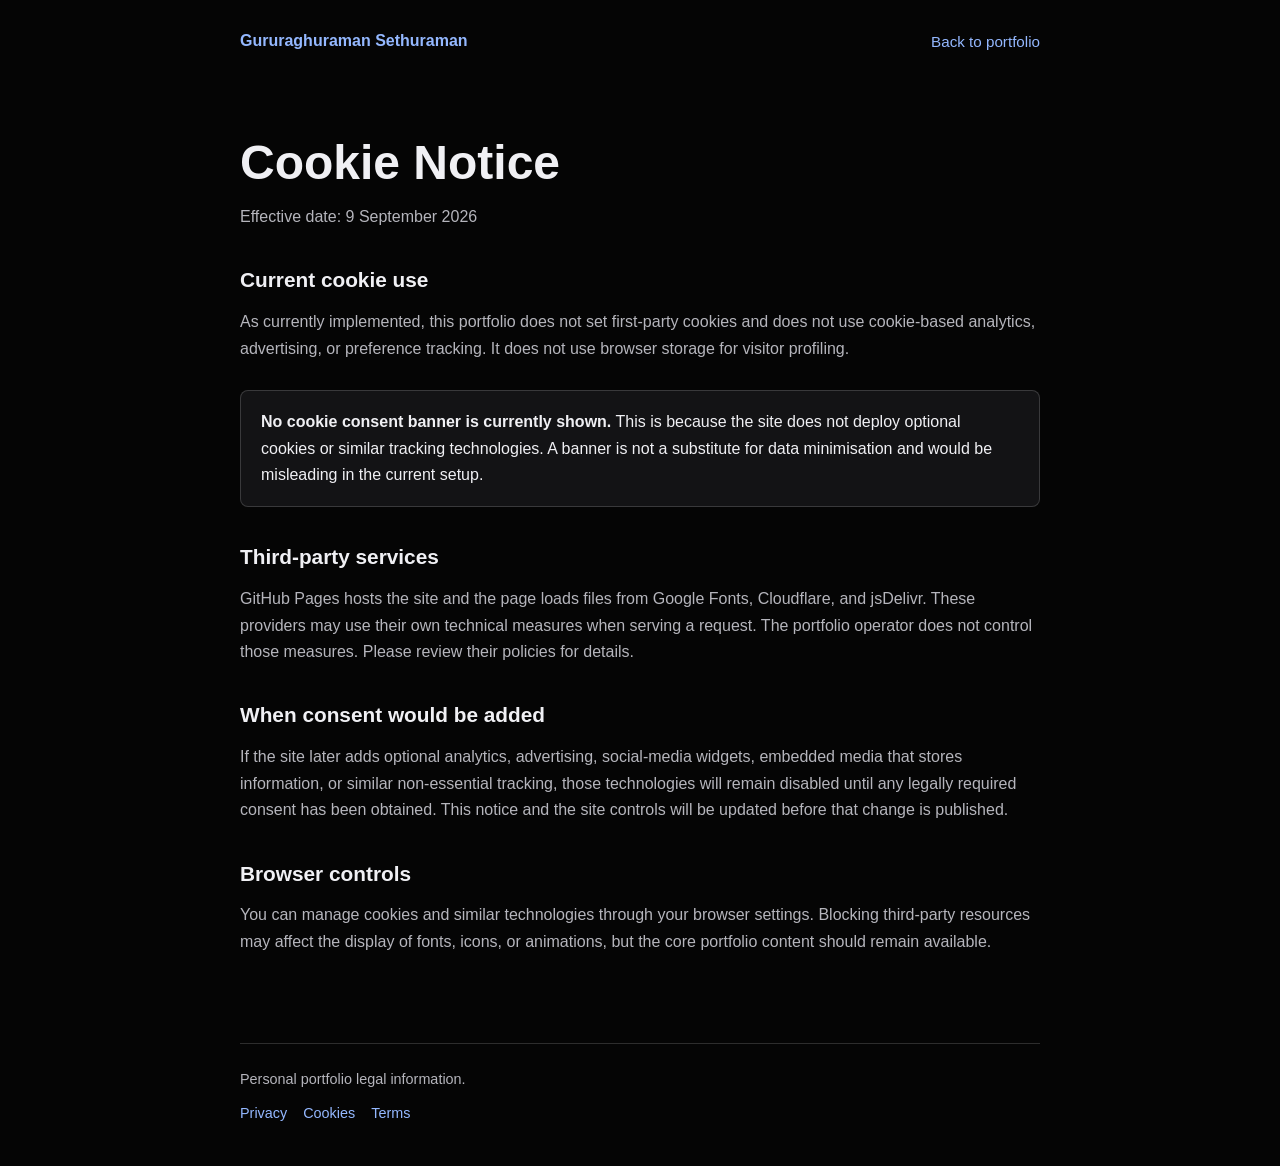
<file: cookies.html>
<!DOCTYPE html>
<html lang="en">
<head>
  <meta charset="UTF-8" />
  <meta name="viewport" content="width=device-width, initial-scale=1.0" />
  <meta name="description" content="Cookie notice for Gururaghuraman Sethuraman's portfolio website." />
  <title>Cookie Notice | Gururaghuraman Sethuraman</title>
  <link rel="icon" type="image/png" href="assets/favicon.png" />
  <link rel="stylesheet" href="legal.css" />
</head>
<body class="legal-page">
  <header class="legal-header">
    <a class="legal-brand" href="index.html">Gururaghuraman Sethuraman</a>
    <a class="legal-back" href="index.html">Back to portfolio</a>
  </header>
  <main class="legal-main">
    <h1>Cookie Notice</h1>
    <p class="legal-meta">Effective date: 9 September 2026</p>

    <h2>Current cookie use</h2>
    <p>As currently implemented, this portfolio does not set first-party cookies and does not use cookie-based analytics, advertising, or preference tracking. It does not use browser storage for visitor profiling.</p>

    <div class="legal-notice">
      <strong>No cookie consent banner is currently shown.</strong>
      This is because the site does not deploy optional cookies or similar tracking technologies. A banner is not a substitute for data minimisation and would be misleading in the current setup.
    </div>

    <h2>Third-party services</h2>
    <p>GitHub Pages hosts the site and the page loads files from Google Fonts, Cloudflare, and jsDelivr. These providers may use their own technical measures when serving a request. The portfolio operator does not control those measures. Please review their policies for details.</p>

    <h2>When consent would be added</h2>
    <p>If the site later adds optional analytics, advertising, social-media widgets, embedded media that stores information, or similar non-essential tracking, those technologies will remain disabled until any legally required consent has been obtained. This notice and the site controls will be updated before that change is published.</p>

    <h2>Browser controls</h2>
    <p>You can manage cookies and similar technologies through your browser settings. Blocking third-party resources may affect the display of fonts, icons, or animations, but the core portfolio content should remain available.</p>
  </main>
  <footer class="legal-footer">
    <span>Personal portfolio legal information.</span>
    <nav aria-label="Legal pages"><a href="privacy.html">Privacy</a><a href="cookies.html">Cookies</a><a href="terms.html">Terms</a></nav>
  </footer>
</body>
</html>
</file>
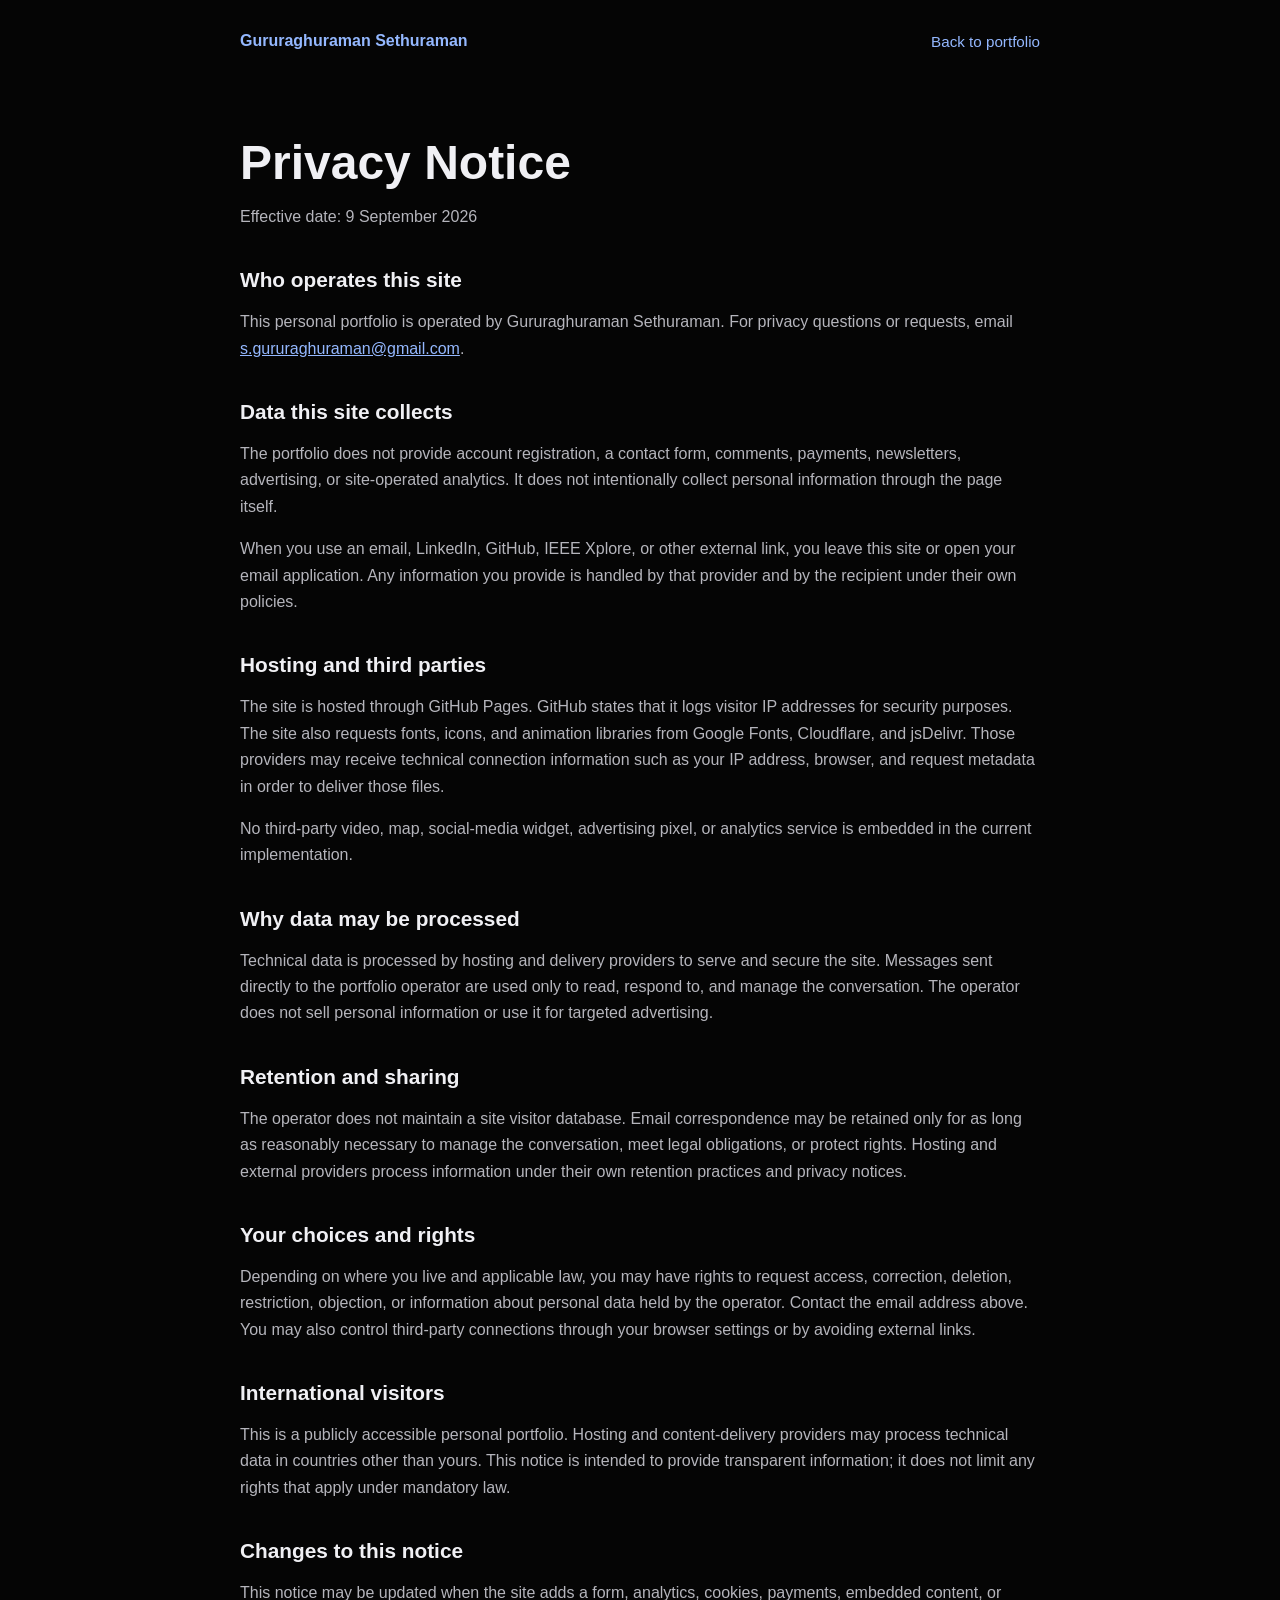
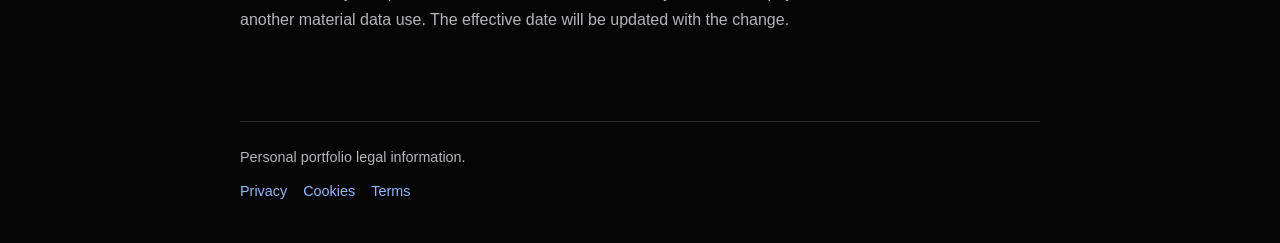
<file: privacy.html>
<!DOCTYPE html>
<html lang="en">
<head>
  <meta charset="UTF-8" />
  <meta name="viewport" content="width=device-width, initial-scale=1.0" />
  <meta name="description" content="Privacy notice for Gururaghuraman Sethuraman's portfolio website." />
  <title>Privacy Notice | Gururaghuraman Sethuraman</title>
  <link rel="icon" type="image/png" href="assets/favicon.png" />
  <link rel="stylesheet" href="legal.css" />
</head>
<body class="legal-page">
  <header class="legal-header">
    <a class="legal-brand" href="index.html">Gururaghuraman Sethuraman</a>
    <a class="legal-back" href="index.html">Back to portfolio</a>
  </header>
  <main class="legal-main">
    <h1>Privacy Notice</h1>
    <p class="legal-meta">Effective date: 9 September 2026</p>

    <h2>Who operates this site</h2>
    <p>This personal portfolio is operated by Gururaghuraman Sethuraman. For privacy questions or requests, email <a href="mailto:s.gururaghuraman@gmail.com">s.gururaghuraman@gmail.com</a>.</p>

    <h2>Data this site collects</h2>
    <p>The portfolio does not provide account registration, a contact form, comments, payments, newsletters, advertising, or site-operated analytics. It does not intentionally collect personal information through the page itself.</p>
    <p>When you use an email, LinkedIn, GitHub, IEEE Xplore, or other external link, you leave this site or open your email application. Any information you provide is handled by that provider and by the recipient under their own policies.</p>

    <h2>Hosting and third parties</h2>
    <p>The site is hosted through GitHub Pages. GitHub states that it logs visitor IP addresses for security purposes. The site also requests fonts, icons, and animation libraries from Google Fonts, Cloudflare, and jsDelivr. Those providers may receive technical connection information such as your IP address, browser, and request metadata in order to deliver those files.</p>
    <p>No third-party video, map, social-media widget, advertising pixel, or analytics service is embedded in the current implementation.</p>

    <h2>Why data may be processed</h2>
    <p>Technical data is processed by hosting and delivery providers to serve and secure the site. Messages sent directly to the portfolio operator are used only to read, respond to, and manage the conversation. The operator does not sell personal information or use it for targeted advertising.</p>

    <h2>Retention and sharing</h2>
    <p>The operator does not maintain a site visitor database. Email correspondence may be retained only for as long as reasonably necessary to manage the conversation, meet legal obligations, or protect rights. Hosting and external providers process information under their own retention practices and privacy notices.</p>

    <h2>Your choices and rights</h2>
    <p>Depending on where you live and applicable law, you may have rights to request access, correction, deletion, restriction, objection, or information about personal data held by the operator. Contact the email address above. You may also control third-party connections through your browser settings or by avoiding external links.</p>

    <h2>International visitors</h2>
    <p>This is a publicly accessible personal portfolio. Hosting and content-delivery providers may process technical data in countries other than yours. This notice is intended to provide transparent information; it does not limit any rights that apply under mandatory law.</p>

    <h2>Changes to this notice</h2>
    <p>This notice may be updated when the site adds a form, analytics, cookies, payments, embedded content, or another material data use. The effective date will be updated with the change.</p>
  </main>
  <footer class="legal-footer">
    <span>Personal portfolio legal information.</span>
    <nav aria-label="Legal pages"><a href="privacy.html">Privacy</a><a href="cookies.html">Cookies</a><a href="terms.html">Terms</a></nav>
  </footer>
</body>
</html>
</file>
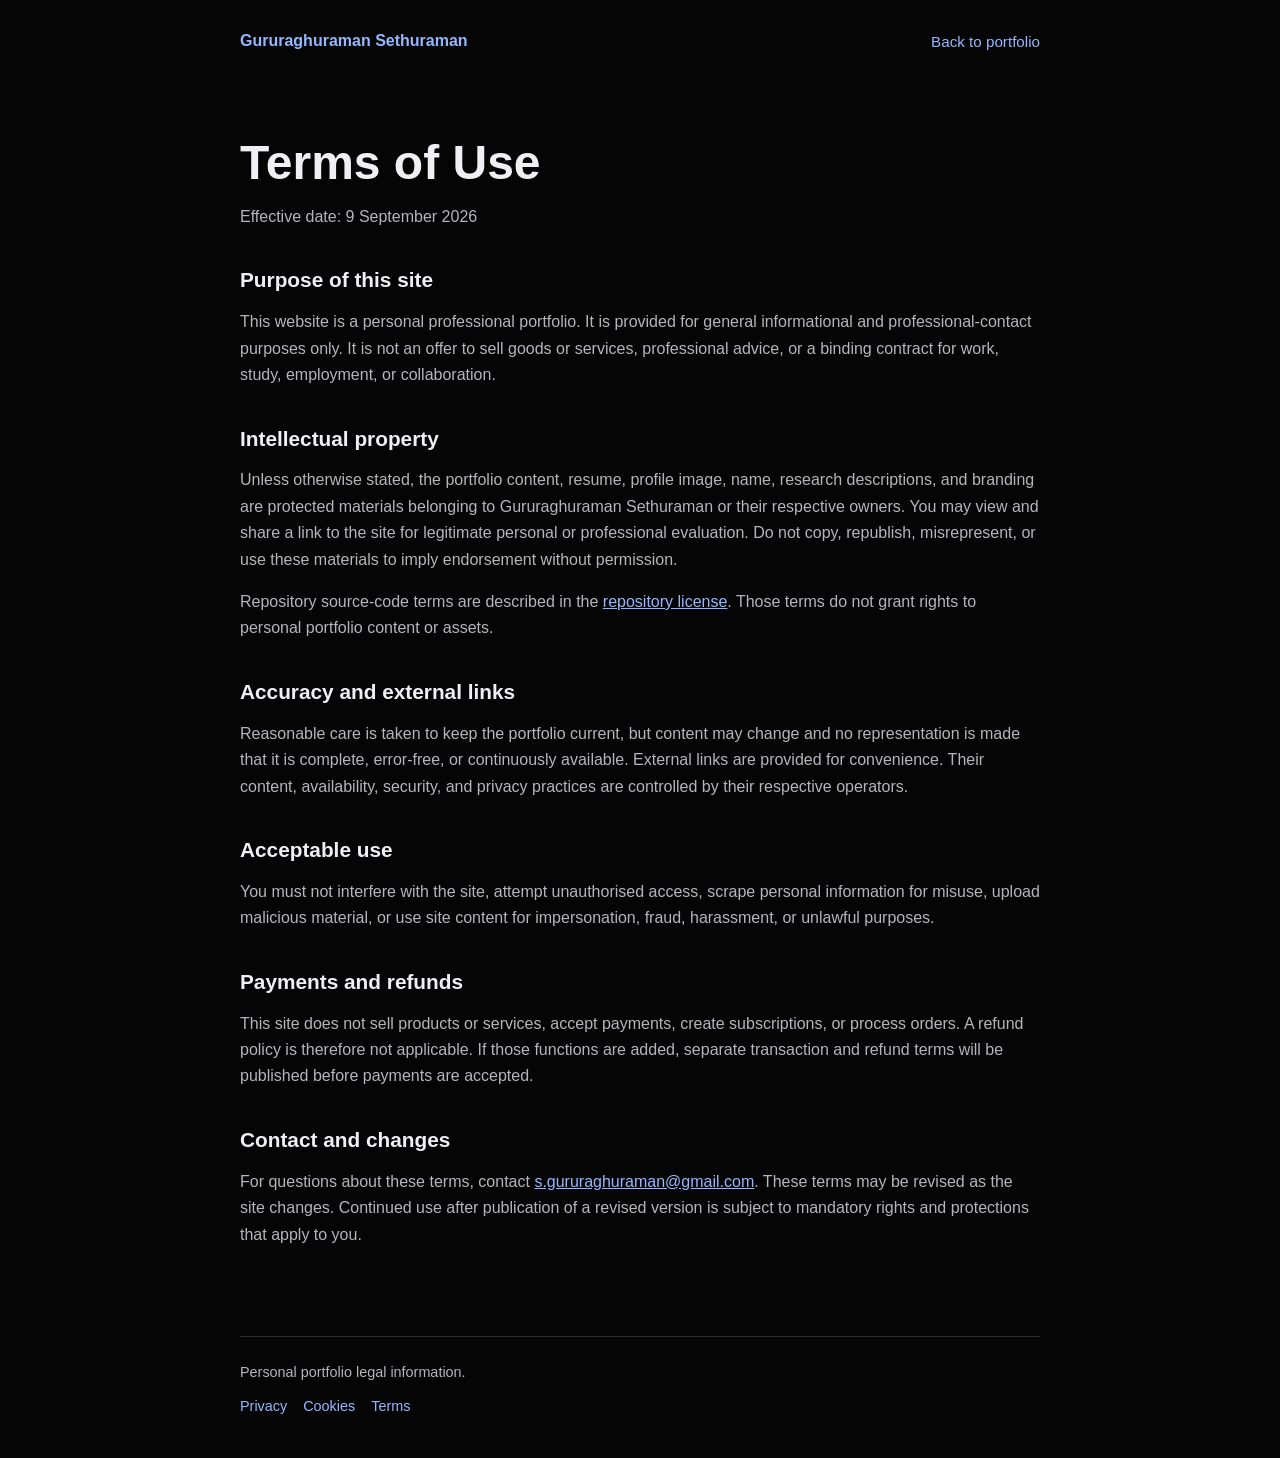
<file: terms.html>
<!DOCTYPE html>
<html lang="en">
<head>
  <meta charset="UTF-8" />
  <meta name="viewport" content="width=device-width, initial-scale=1.0" />
  <meta name="description" content="Terms of use for Gururaghuraman Sethuraman's portfolio website." />
  <title>Terms of Use | Gururaghuraman Sethuraman</title>
  <link rel="icon" type="image/png" href="assets/favicon.png" />
  <link rel="stylesheet" href="legal.css" />
</head>
<body class="legal-page">
  <header class="legal-header">
    <a class="legal-brand" href="index.html">Gururaghuraman Sethuraman</a>
    <a class="legal-back" href="index.html">Back to portfolio</a>
  </header>
  <main class="legal-main">
    <h1>Terms of Use</h1>
    <p class="legal-meta">Effective date: 9 September 2026</p>

    <h2>Purpose of this site</h2>
    <p>This website is a personal professional portfolio. It is provided for general informational and professional-contact purposes only. It is not an offer to sell goods or services, professional advice, or a binding contract for work, study, employment, or collaboration.</p>

    <h2>Intellectual property</h2>
    <p>Unless otherwise stated, the portfolio content, resume, profile image, name, research descriptions, and branding are protected materials belonging to Gururaghuraman Sethuraman or their respective owners. You may view and share a link to the site for legitimate personal or professional evaluation. Do not copy, republish, misrepresent, or use these materials to imply endorsement without permission.</p>
    <p>Repository source-code terms are described in the <a href="LICENSE">repository license</a>. Those terms do not grant rights to personal portfolio content or assets.</p>

    <h2>Accuracy and external links</h2>
    <p>Reasonable care is taken to keep the portfolio current, but content may change and no representation is made that it is complete, error-free, or continuously available. External links are provided for convenience. Their content, availability, security, and privacy practices are controlled by their respective operators.</p>

    <h2>Acceptable use</h2>
    <p>You must not interfere with the site, attempt unauthorised access, scrape personal information for misuse, upload malicious material, or use site content for impersonation, fraud, harassment, or unlawful purposes.</p>

    <h2>Payments and refunds</h2>
    <p>This site does not sell products or services, accept payments, create subscriptions, or process orders. A refund policy is therefore not applicable. If those functions are added, separate transaction and refund terms will be published before payments are accepted.</p>

    <h2>Contact and changes</h2>
    <p>For questions about these terms, contact <a href="mailto:s.gururaghuraman@gmail.com">s.gururaghuraman@gmail.com</a>. These terms may be revised as the site changes. Continued use after publication of a revised version is subject to mandatory rights and protections that apply to you.</p>
  </main>
  <footer class="legal-footer">
    <span>Personal portfolio legal information.</span>
    <nav aria-label="Legal pages"><a href="privacy.html">Privacy</a><a href="cookies.html">Cookies</a><a href="terms.html">Terms</a></nav>
  </footer>
</body>
</html>
</file>
<file: legal.css>
:root {
  --legal-bg: #050505;
  --legal-surface: #131315;
  --legal-text: #f0f0f4;
  --legal-muted: #b5b5bc;
  --legal-accent: #94b8ff;
  --legal-border: rgba(255, 255, 255, 0.16);
}

body.legal-page {
  min-height: 100vh;
  margin: 0;
  background: var(--legal-bg);
  color: var(--legal-text);
  font-family: Inter, -apple-system, BlinkMacSystemFont, "Segoe UI", sans-serif;
  line-height: 1.65;
}

.legal-header,
.legal-main,
.legal-footer {
  width: min(100% - 40px, 800px);
  margin: 0 auto;
}

.legal-header {
  display: flex;
  justify-content: space-between;
  align-items: center;
  gap: 24px;
  padding: 28px 0;
}

.legal-brand,
.legal-back,
.legal-footer a {
  color: var(--legal-accent);
  text-decoration: none;
}

.legal-brand { font-weight: 700; }
.legal-back { font-size: 0.95rem; }
.legal-brand:hover,
.legal-back:hover,
.legal-footer a:hover { text-decoration: underline; }

.legal-main { padding: 52px 0 72px; }
.legal-main h1,
.legal-main h2 { line-height: 1.2; }
.legal-main h1 { margin: 0 0 12px; font-size: clamp(2rem, 5vw, 3rem); }
.legal-main h2 { margin: 38px 0 12px; font-size: 1.3rem; }
.legal-main p,
.legal-main li { color: var(--legal-muted); }
.legal-main ul { padding-left: 22px; }
.legal-main a { color: var(--legal-accent); }
.legal-meta { color: var(--legal-muted); margin: 0; }

.legal-notice {
  margin-top: 28px;
  padding: 18px 20px;
  border: 1px solid var(--legal-border);
  border-radius: 8px;
  background: var(--legal-surface);
}

.legal-footer {
  border-top: 1px solid var(--legal-border);
  padding: 24px 0 40px;
  color: var(--legal-muted);
  font-size: 0.9rem;
}

.legal-footer nav { display: flex; flex-wrap: wrap; gap: 16px; margin-top: 10px; }
*:focus-visible { outline: 3px solid var(--legal-accent); outline-offset: 3px; }

@media (max-width: 560px) {
  .legal-header { align-items: flex-start; flex-direction: column; gap: 10px; }
  .legal-main { padding-top: 30px; }
}
</file>
